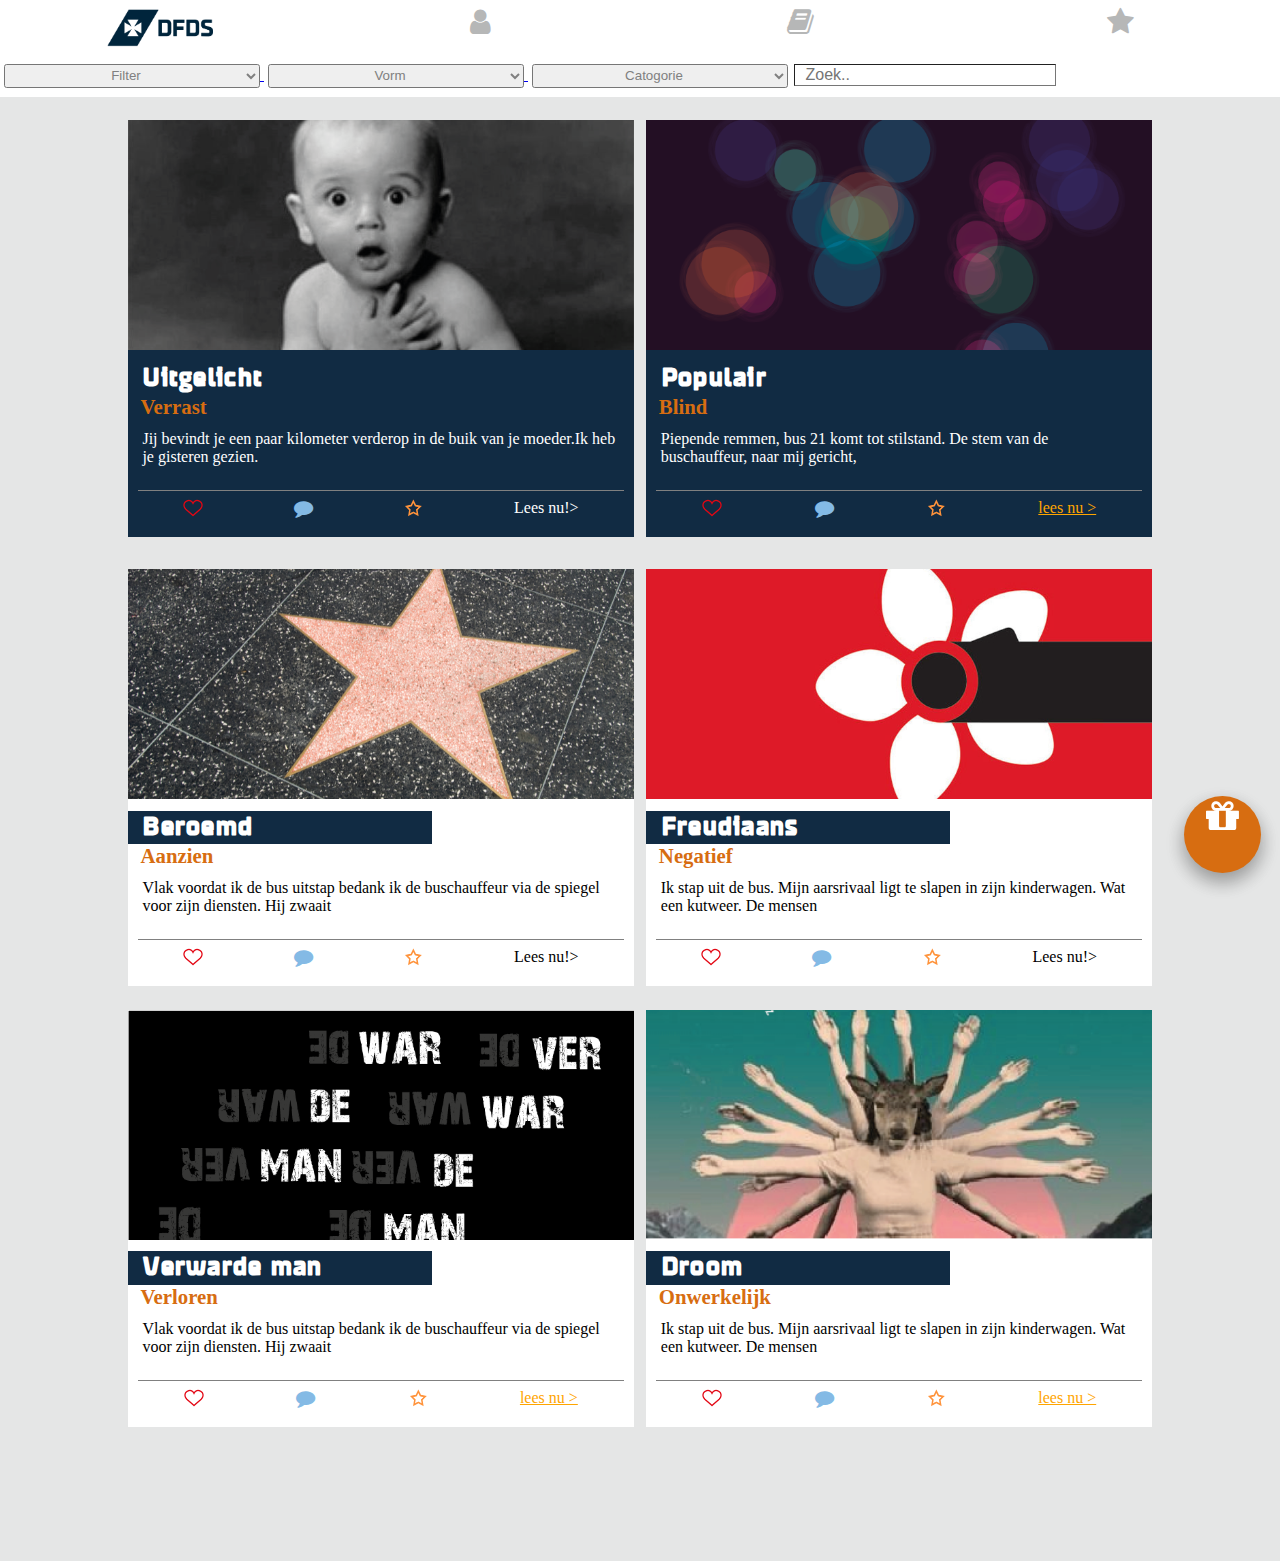
<file: opdracht 1- opnieuw/index.html>
<!DOCTYPE html>
<html lang="NL">

<head>
    <meta charset="UTF-8">
    <title>Document</title>
    <link rel="stylesheet" href="font-awesome-4.7.0/css/font-awesome.min.css">
    <link rel="stylesheet" type="text/css" href="stylesheet/style1.css">
    <meta name="viewport" content="witdth=device-width, initial-scale=1.0">
</head>

<body>
    <header>
        <nav>
            <ul>
                <li><img src="image/Dfds_2015_logo.svg.png" alt="dfds"></li>
                <li><a href="#" id="loginform"><i class="fa fa-user" aria-hidden="true"></i></a>
                    <section class="login">
                        <form>
                            <fieldset id="inputs">
                                <label>Uw account naam</label>
                                <input id="username" type="email" name="Email" required>
                                <label>Uw wachtwoord</label>
                                <input id="password" type="password" name="Password" required>
                            </fieldset>
                            <fieldset id="actions">
                                <input type="submit" id="submit" value="Log in">
                                <label>
                                    <input type="checkbox" checked="checked">Hou me ingelogd</label>
                            </fieldset>
                        </form>

                    </section>
                </li>
                <li>
                    <i class="fa fa-book" aria-hidden="true"></i></li>
                <li><a href="favoriten.html"><i class="fa fa-star" aria-hidden="true"></i></a></li>
            </ul>
        </nav>
        <form> 
           <a href="filter-optie.html">
            <select>
                <optgroup label="Filter">
                    <option value="filter"> Filter </option>
                    <option>  A - Z </option> 
                    <option> Z - A </option>
                    <option> Oud - Nieuw </option>
                    <option> Nieuw - Oud </option>
                </optgroup>
                
            </select>
            </a>
             <a href="vorm-optie.html">
            <select>
                <optgroup label="Vorm">
                    <option> Vorm </option>
                    <option> Onwerkelijk </option>
                    <option> Verloren </option>
                    <option> Vertrouwen </option>
                </optgroup>
            </select>
            </a>
            <select>
                <optgroup label="Catogorie">
                    <option> Catogorie </option>
                    <option> Meeste like’s </option>
                    <option> Meeste comments </option>
                    <option> Niet gelezen  </option>
                </optgroup>
            </select>
            <input type="text" name="zoek" placeholder="  Zoek..">
        </form>
    </header>
    <main>
        <section>
            <article>
                <header>
                    <img src="image/stok.png" alt="stok">
                    <h1>Uitgelicht</h1>
                    <h3>Verrast</h3>
                </header>
                
                <p>Jij bevindt je een paar kilometer verderop in de buik van je moeder.Ik heb je gisteren gezien.</p>
                
                <footer>
                    <ul>
                        <li>
                           <div>
                               <img src="image/heart-stoke.png" alt="">
                               <img src="image/heart-full.svg" alt="">
                           </div>
                        </li>
                        <li>
                            <i class="fa fa-comment" aria-hidden="true"></i> 
                        </li>
                        <li >
                           <div>
                               <img src="image/star-stroke.png" alt="">
                               <img src="image/star-full.svg" alt="">
                           </div>
                        </li>
                        <li>Lees nu!></li>
                    </ul>
                </footer>
            </article>
            <article>
                <header>
                    <img src="image/stok3.png" alt="stok">
                    <h1>Populair</h1>
                    <h3>Blind</h3>
                </header>
                <p class="article2">Piepende remmen, bus 21 komt tot stilstand. De stem van de buschauffeur, naar mij gericht, </p>
                <footer>
                    <ul>
                       <li>
                           <div>
                               <img src="image/heart-stoke.png" alt="">
                               <img src="image/heart-full.svg" alt="">
                           </div>
                        </li>
                        <li>
                            <i class="fa fa-comment" aria-hidden="true"></i> 
                        </li>
                        <li >
                           <div>
                               <img src="image/star-stroke.png" alt="">
                               <img src="image/star-full.svg" alt="">
                           </div>
                        </li>
                        <li> <a href="verhaalblind.html">lees nu ></a></li>

                    </ul>
                </footer>
            </article>
        </section>
        
        <section>
            <article>
               <header>
                    <img src="image/stok4.png" alt="stok">
                    <h2>Beroemd</h2>
                    <h3>Aanzien</h3>
                    <p>Vlak voordat ik de bus uitstap bedank ik de buschauffeur via de spiegel voor zijn diensten. Hij zwaait </p>
                </header>
                <footer>
                    <ul>
                       <li>
                           <div>
                               <img src="image/heart-stoke.png" alt="">
                               <img src="image/heart-full.svg" alt="">
                           </div>
                        </li>
                        <li>
                            <i class="fa fa-comment" aria-hidden="true"></i> 
                        </li>
                        <li >
                           <div>
                               <img src="image/star-stroke.png" alt="">
                               <img src="image/star-full.svg" alt="">
                           </div>
                        </li>
                        <li>Lees nu!></li>
                    </ul>
                </footer>
            </article>
            <article>
                <header>
                    <img src="image/stok6.png" alt="stok">
                    <h2>Freudiaans</h2>
                    <h3>Negatief</h3>
                    <p>Ik stap uit de bus. Mijn aarsrivaal ligt te slapen in zijn kinderwagen. Wat een kutweer. De mensen </p>
                 </header>
                <footer>
                    <ul>
                       <li>
                           <div>
                               <img src="image/heart-stoke.png" alt="">
                               <img src="image/heart-full.svg" alt="">
                           </div>
                        </li>
                        <li>
                            <i class="fa fa-comment" aria-hidden="true"></i> 
                        </li>
                        <li >
                           <div>
                               <img src="image/star-stroke.png" alt="">
                               <img src="image/star-full.svg" alt="">
                           </div>
                        </li>
                        <li>Lees nu!></li>
                    </ul>
                </footer>
            </article>
             <article>
               <header>
                    <img src="image/stok2.png" alt="stok">
                    <h2>Verwarde man</h2>
                    <h3>Verloren</h3>
                    <p>Vlak voordat ik de bus uitstap bedank ik de buschauffeur via de spiegel voor zijn diensten. Hij zwaait </p>
                </header>
                <footer>
                    <ul>
                        <li>
                           <div>
                               <img src="image/heart-stoke.png" alt="">
                               <img src="image/heart-full.svg" alt="">
                           </div>
                        </li>
                        <li>
                            <i class="fa fa-comment" aria-hidden="true"></i> 
                        </li>
                        <li >
                           <div>
                               <img src="image/star-stroke.png" alt="">
                               <img src="image/star-full.svg" alt="">
                           </div>
                        </li>
                        <li> <a href="verhaalverward.html">lees nu ></a></li>
                    </ul>
                </footer>
            </article>
            <article>
                <header>
                    <img src="image/stok1.png" alt="stok">
                    <h2>Droom</h2>
                    <h3>Onwerkelijk</h3>
                    <p>Ik stap uit de bus. Mijn aarsrivaal ligt te slapen in zijn kinderwagen. Wat een kutweer. De mensen </p>
                 </header>
                <footer>
                    <ul>
                        <li>
                           <div>
                               <img src="image/heart-stoke.png" alt="">
                               <img src="image/heart-full.svg" alt="">
                           </div>
                        </li>
                        <li>
                            <i class="fa fa-comment" aria-hidden="true"></i> 
                        </li>
                        <li >
                           <div>
                               <img src="image/star-stroke.png" alt="">
                               <img src="image/star-full.svg" alt="">
                           </div>
                        </li>
                        <li> <a href="verhaaldroom1.html">lees nu ></a></li>
                    </ul>
                </footer>
            </article>
        </section>
    </main>
    <aside>
        <section >
            <footer class="dancer">
                <button> <i class="fa fa-gift" aria-hidden="true"></i></button>
            </footer>
        </section>
    </aside>
    <script src="js/login.js"></script>
</body>

</html>
</file>
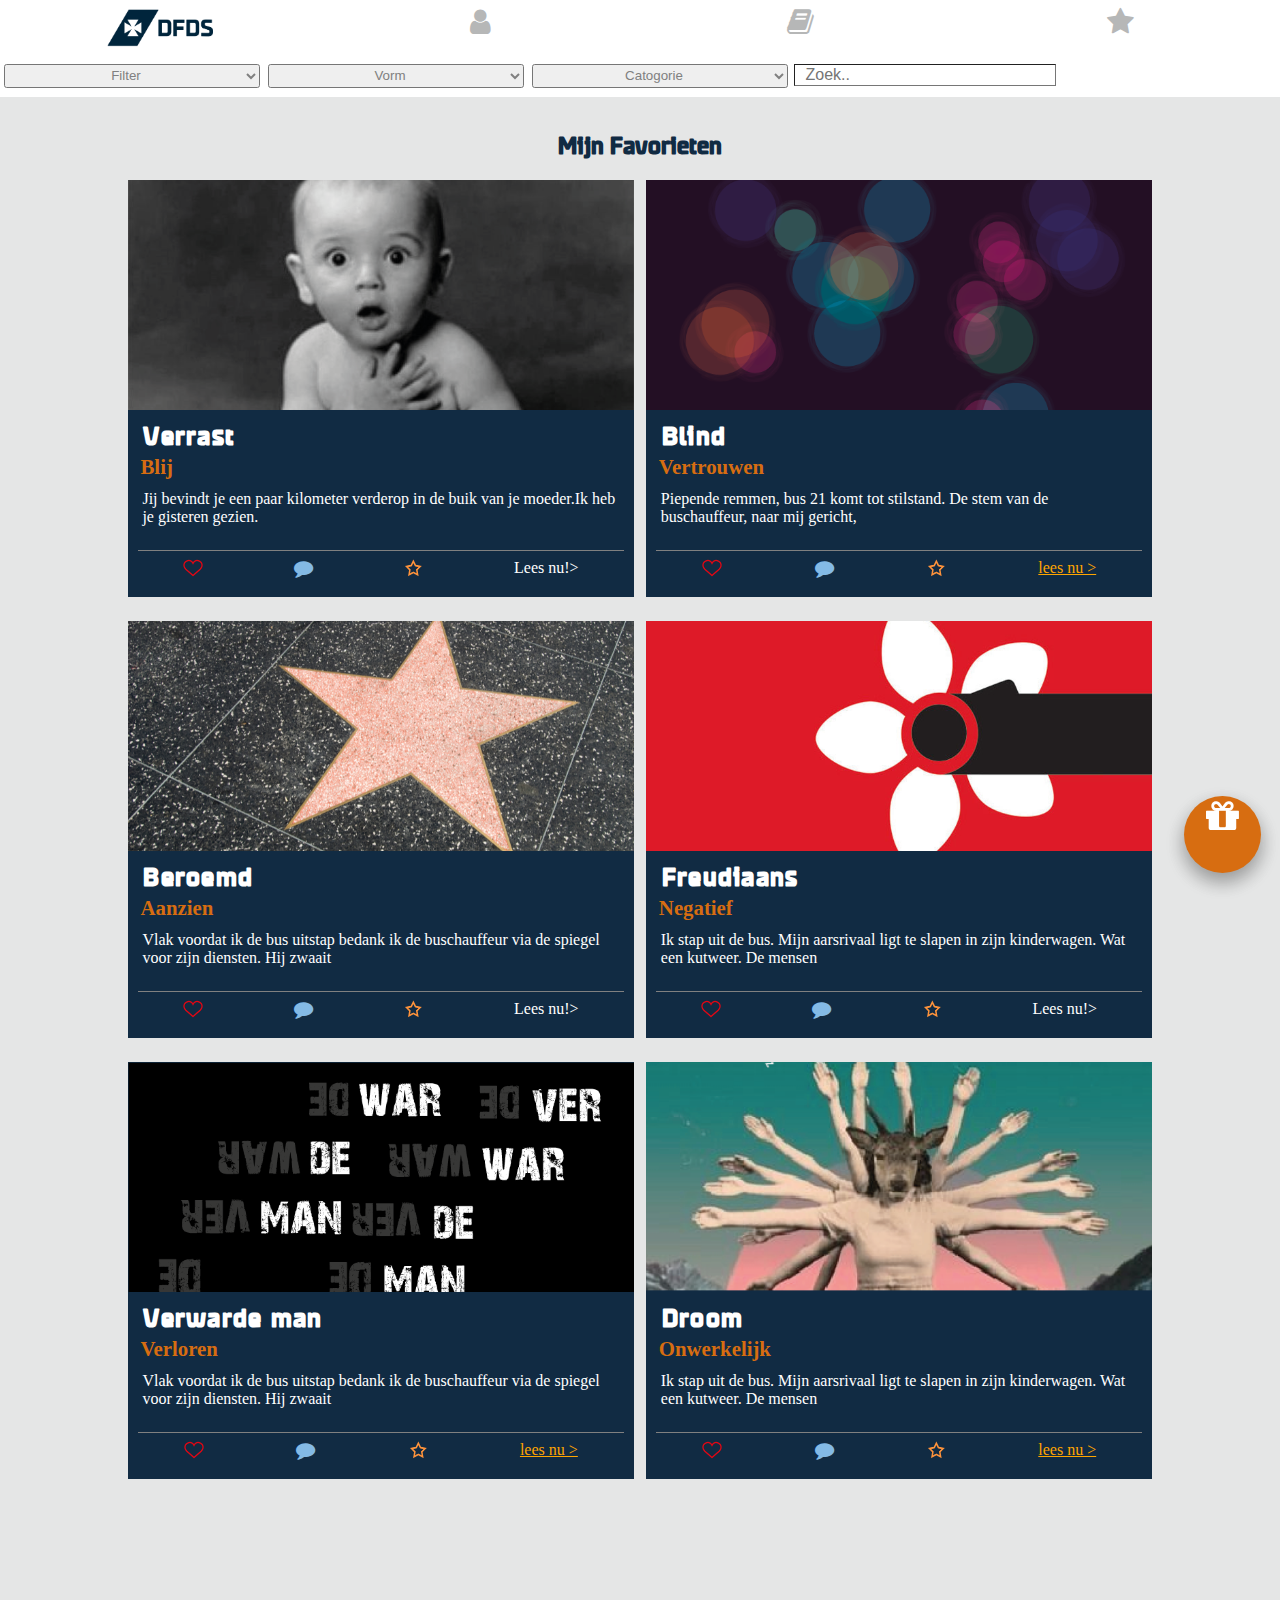
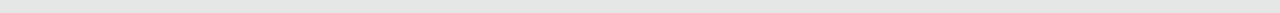
<file: opdracht 1- opnieuw/favoriten.html>
<!DOCTYPE html>
<html lang="NL">

<head>
    <meta charset="UTF-8">
    <title>Document</title>
    <link rel="stylesheet" href="font-awesome-4.7.0/css/font-awesome.min.css">
    <link rel="stylesheet" type="text/css" href="stylesheet/style1.css">
    <meta name="viewport" content="witdth=device-width, initial-scale=1.0">
</head>

<body>
    <header>
        <nav>
            <ul>
                <li><img src="image/Dfds_2015_logo.svg.png" alt="dfds"></li>
                <li><a href="#" id="loginform"><i class="fa fa-user" aria-hidden="true"></i></a>
                    <section class="login">
                        <form>
                            <fieldset id="inputs">
                                <label>Uw account naam</label>
                                <input id="username" type="email" name="Email" required>
                                <label>Uw wachtwoord</label>
                                <input id="password" type="password" name="Password" required>
                            </fieldset>
                            <fieldset id="actions">
                                <input type="submit" id="submit" value="Log in">
                                <label>
                                    <input type="checkbox" checked="checked">Hou me ingelogd</label>
                            </fieldset>
                        </form>

                    </section>
                <li><a href="index.html"><i class="fa fa-book" aria-hidden="true"></i></a></li>
                <li><a href="favoriten.html"><i class="fa fa-star" aria-hidden="true"></i></a></li>
            </ul>
        </nav>
        <form>
            <select>
                <optgroup label="Filter">
                    <option value="filter"> Filter </option>
                    <option> A - Z </option>
                    <option> Z - A </option>
                    <option> Oud - Nieuw </option>
                    <option> Nieuw - Oud </option>
                </optgroup>
            </select>
            <select>
                <optgroup label="Vorm">
                    <option> Vorm </option>
                    <option> Onwerkelijk </option>
                    <option> Verloren </option>
                    <option> Vertrouwen </option>
                </optgroup>
            </select>
            <select>
                <optgroup label="Catogorie">
                    <option> Catogorie </option>
                    <option> Meeste like’s </option>
                    <option> Meeste comments </option>
                    <option> Niet gelezen  </option>
                </optgroup>
            </select>
            <input type="text" name="zoek" placeholder="  Zoek..">
        </form>
    </header>
    
    <main>
       <h2> Mijn Favorieten</h2>
        <section>
            <article>
                <header>
                    <img src="image/stok.png" alt="stok">
                    <h1>Verrast</h1>
                    <h3>Blij</h3>
                </header>
                
                <p>Jij bevindt je een paar kilometer verderop in de buik van je moeder.Ik heb je gisteren gezien.</p>
                
                <footer>
                    <ul>
                        <li>
                           <div>
                               <img src="image/heart-stoke.png" alt="">
                               <img src="image/heart-full.svg" alt="">
                           </div>
                        </li>
                        <li>
                            <i class="fa fa-comment" aria-hidden="true"></i> 
                        </li>
                        <li >
                           <div>
                               <img src="image/star-stroke.png" alt="">
                               <img src="image/star-full.svg" alt="">
                           </div>
                        </li>
                        <li>Lees nu!></li>
                    </ul>
                </footer>
            </article>
            <article>
                <header>
                    <img src="image/stok3.png" alt="stok">
                    <h1>Blind</h1>
                    <h3>Vertrouwen</h3>
                </header>
                <p class="article2">Piepende remmen, bus 21 komt tot stilstand. De stem van de buschauffeur, naar mij gericht, </p>
                <footer>
                    <ul>
                       <li>
                           <div>
                               <img src="image/heart-stoke.png" alt="">
                               <img src="image/heart-full.svg" alt="">
                           </div>
                        </li>
                        <li>
                            <i class="fa fa-comment" aria-hidden="true"></i> 
                        </li>
                        <li >
                           <div>
                               <img src="image/star-stroke.png" alt="">
                               <img src="image/star-full.svg" alt="">
                           </div>
                        </li>
                        <li> <a href="verhaalblind.html">lees nu ></a></li>

                    </ul>
                </footer>
            </article>
            <article>
               <header>
                    <img src="image/stok4.png" alt="stok">
                    <h2>Beroemd</h2>
                    <h3>Aanzien</h3>
                    <p>Vlak voordat ik de bus uitstap bedank ik de buschauffeur via de spiegel voor zijn diensten. Hij zwaait </p>
                </header>
                <footer>
                    <ul>
                       <li>
                           <div>
                               <img src="image/heart-stoke.png" alt="">
                               <img src="image/heart-full.svg" alt="">
                           </div>
                        </li>
                        <li>
                            <i class="fa fa-comment" aria-hidden="true"></i> 
                        </li>
                        <li >
                           <div>
                               <img src="image/star-stroke.png" alt="">
                               <img src="image/star-full.svg" alt="">
                           </div>
                        </li>
                        <li>Lees nu!></li>
                    </ul>
                </footer>
            </article>
            <article>
                <header>
                    <img src="image/stok6.png" alt="stok">
                    <h2>Freudiaans</h2>
                    <h3>Negatief</h3>
                    <p>Ik stap uit de bus. Mijn aarsrivaal ligt te slapen in zijn kinderwagen. Wat een kutweer. De mensen </p>
                 </header>
                <footer>
                    <ul>
                       <li>
                           <div>
                               <img src="image/heart-stoke.png" alt="">
                               <img src="image/heart-full.svg" alt="">
                           </div>
                        </li>
                        <li>
                            <i class="fa fa-comment" aria-hidden="true"></i> 
                        </li>
                        <li >
                           <div>
                               <img src="image/star-stroke.png" alt="">
                               <img src="image/star-full.svg" alt="">
                           </div>
                        </li>
                        <li>Lees nu!></li>
                    </ul>
                </footer>
            </article>
             <article>
               <header>
                    <img src="image/stok2.png" alt="stok">
                    <h2>Verwarde man</h2>
                    <h3>Verloren</h3>
                    <p>Vlak voordat ik de bus uitstap bedank ik de buschauffeur via de spiegel voor zijn diensten. Hij zwaait </p>
                </header>
                <footer>
                    <ul>
                        <li>
                           <div>
                               <img src="image/heart-stoke.png" alt="">
                               <img src="image/heart-full.svg" alt="">
                           </div>
                        </li>
                        <li>
                            <i class="fa fa-comment" aria-hidden="true"></i> 
                        </li>
                        <li >
                           <div>
                               <img src="image/star-stroke.png" alt="">
                               <img src="image/star-full.svg" alt="">
                           </div>
                        </li>
                        <li> <a href="verhaalverward.html">lees nu ></a></li>
                    </ul>
                </footer>
            </article>
            <article>
                <header>
                    <img src="image/stok1.png" alt="stok">
                    <h2>Droom</h2>
                    <h3>Onwerkelijk</h3>
                    <p>Ik stap uit de bus. Mijn aarsrivaal ligt te slapen in zijn kinderwagen. Wat een kutweer. De mensen </p>
                 </header>
                <footer>
                    <ul>
                        <li>
                           <div>
                               <img src="image/heart-stoke.png" alt="">
                               <img src="image/heart-full.svg" alt="">
                           </div>
                        </li>
                        <li>
                            <i class="fa fa-comment" aria-hidden="true"></i> 
                        </li>
                        <li >
                           <div>
                               <img src="image/star-stroke.png" alt="">
                               <img src="image/star-full.svg" alt="">
                           </div>
                        </li>
                        <li> <a href="verhaaldroom1.html">lees nu ></a></li>
                    </ul>
                </footer>
            </article>
        </section>
    </main>
    <aside>
        <section >
            <footer class="dancer">
                <button> <i class="fa fa-gift" aria-hidden="true"></i></button>
            </footer>
        </section>
    </aside>
    <script src="js/login.js"></script>
</body>

</html>
</file>
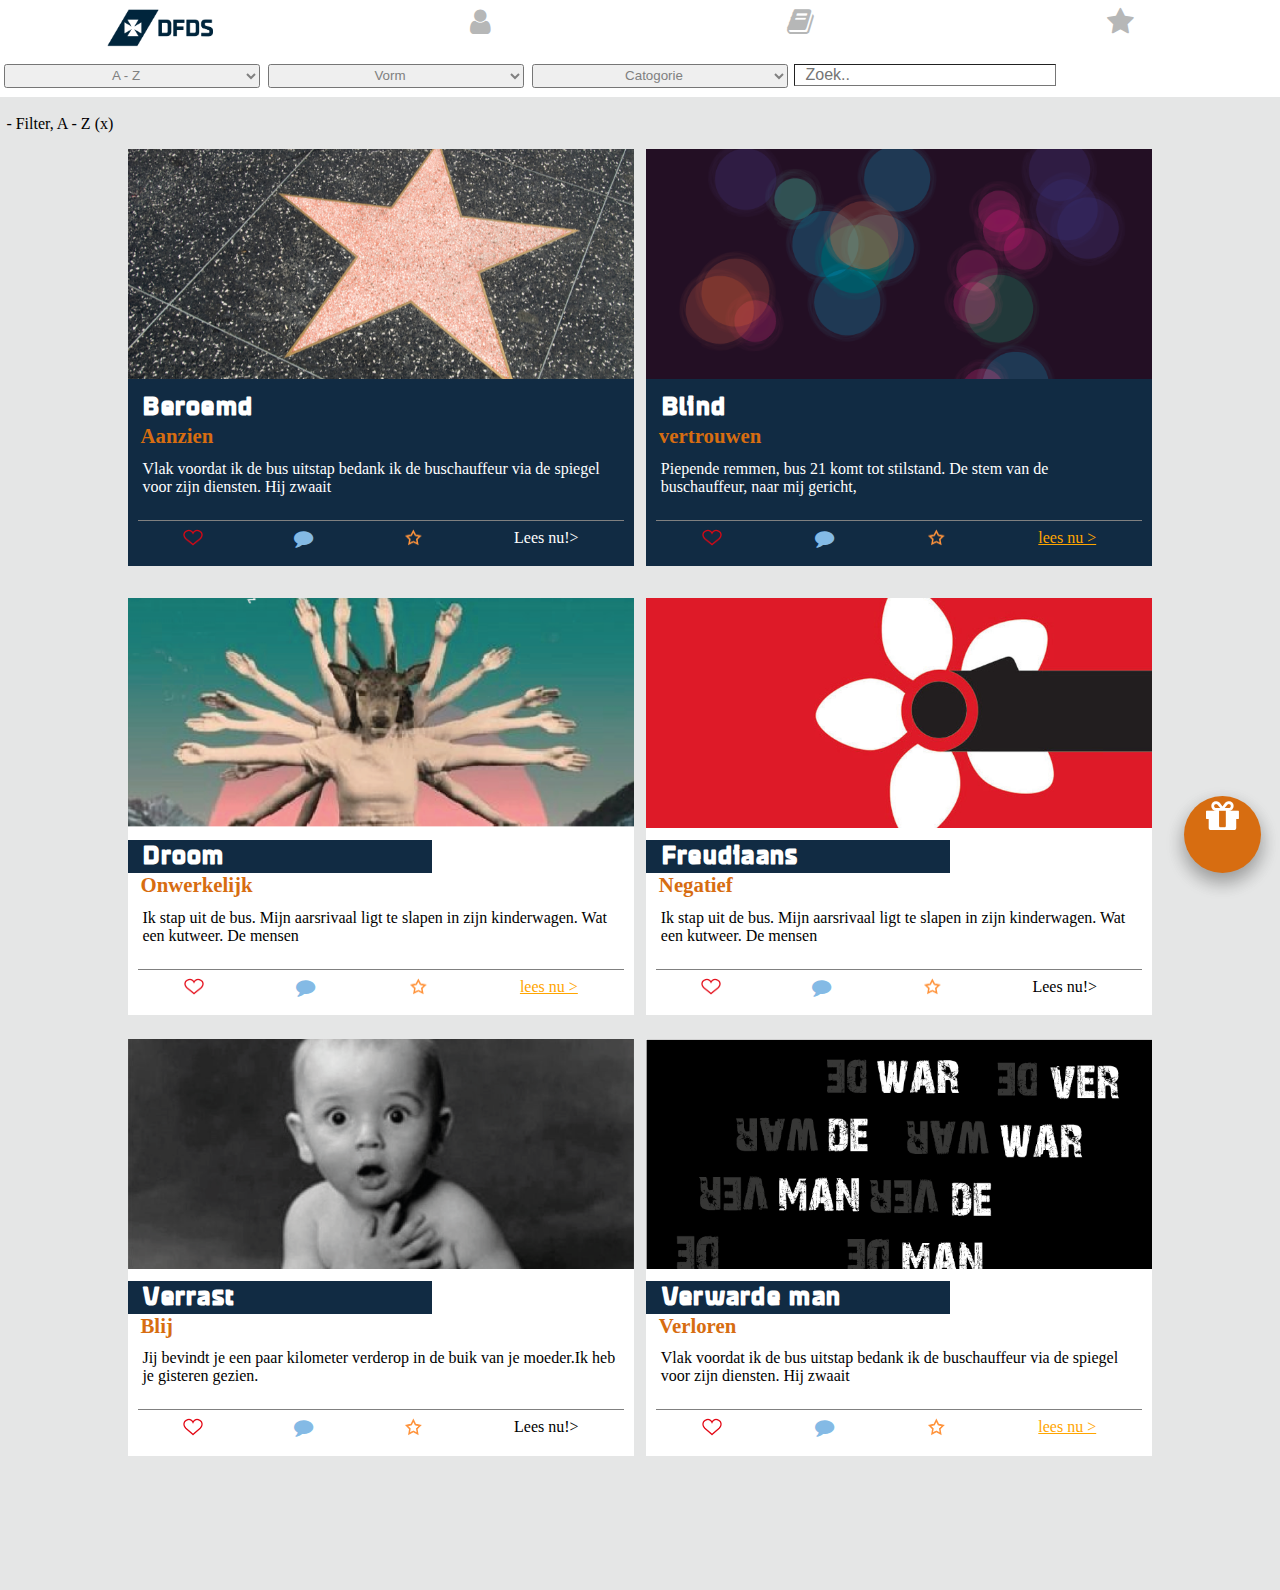
<file: opdracht 1- opnieuw/filter-optie.html>
<!DOCTYPE html>
<html lang="NL">

<head>
    <meta charset="UTF-8">
    <title>Document</title>
    <link rel="stylesheet" href="font-awesome-4.7.0/css/font-awesome.min.css">
    <link rel="stylesheet" type="text/css" href="stylesheet/style1.css">
    <meta name="viewport" content="witdth=device-width, initial-scale=1.0">
</head>

<body>
    <header>
        <nav>
            <ul>
                <li><img src="image/Dfds_2015_logo.svg.png" alt="dfds"></li>
                <li><a href="#" id="loginform"><i class="fa fa-user" aria-hidden="true"></i></a>
                    <section class="login">
                        <form>
                            <fieldset id="inputs">
                                <label>Uw account naam</label>
                                <input id="username" type="email" name="Email" required>
                                <label>Uw wachtwoord</label>
                                <input id="password" type="password" name="Password" required>
                            </fieldset>
                            <fieldset id="actions">
                                <input type="submit" id="submit" value="Log in">
                                <label>
                                    <input type="checkbox" checked="checked">Hou me ingelogd</label>
                            </fieldset>
                        </form>

                    </section>
                </li>
                <li><a href="index.html"><i class="fa fa-book" aria-hidden="true"></i></a></li>
                <li><a href="favoriten.html"><i class="fa fa-star" aria-hidden="true"></i></a></li>
            </ul>
        </nav>
        <form>
            <select>
                <optgroup label="Filter">
                    <option value="filter"> A - Z </option>
                    <option> A - Z </option>
                    <option> Z - A </option>
                    <option> Oud - Nieuw </option>
                    <option> Nieuw - Oud </option>
                </optgroup>
            </select>
            <select>
                <optgroup label="Vorm">
                    <option> Vorm </option>
                    <option> Onwerkelijk </option>
                    <option> Verloren </option>
                    <option> Vertrouwen </option>
                </optgroup>
            </select>
            <select>
                <optgroup label="Catogorie">
                    <option> Catogorie </option>
                    <option> Meeste like’s </option>
                    <option> Meeste comments </option>
                    <option> Niet gelezen </option>
                </optgroup>
            </select>
            <input type="text" name="zoek" placeholder="  Zoek..">
        </form>
    </header>
    <main>
       <p>- Filter, A - Z (x) </p>
        <section>
            <article>
                <header>
                    <img src="image/stok4.png" alt="stok">
                    <h2>Beroemd</h2>
                    <h3>Aanzien</h3>
                    <p>Vlak voordat ik de bus uitstap bedank ik de buschauffeur via de spiegel voor zijn diensten. Hij zwaait </p>
                </header>
                <footer>
                    <ul>
                        <li>
                            <div>
                                <img src="image/heart-stoke.png" alt="">
                                <img src="image/heart-full.svg" alt="">
                            </div>
                        </li>
                        <li>
                            <i class="fa fa-comment" aria-hidden="true"></i>
                        </li>
                        <li>
                            <div>
                                <img src="image/star-stroke.png" alt="">
                                <img src="image/star-full.svg" alt="">
                            </div>
                        </li>
                        <li>Lees nu!></li>
                    </ul>
                </footer>
            </article>
            <article>
                <header>
                    <img src="image/stok3.png" alt="stok">
                    <h1>Blind</h1>
                    <h3>vertrouwen</h3>
                </header>
                <p class="article2">Piepende remmen, bus 21 komt tot stilstand. De stem van de buschauffeur, naar mij gericht, </p>
                <footer>
                    <ul>
                        <li>
                            <div>
                                <img src="image/heart-stoke.png" alt="">
                                <img src="image/heart-full.svg" alt="">
                            </div>
                        </li>
                        <li>
                            <i class="fa fa-comment" aria-hidden="true"></i>
                        </li>
                        <li>
                            <div>
                                <img src="image/star-stroke.png" alt="">
                                <img src="image/star-full.svg" alt="">
                            </div>
                        </li>
                        <li> <a href="verhaalblind.html">lees nu ></a></li>

                    </ul>
                </footer>
            </article>
        </section>
        <section>
            <article>
                <header>
                    <img src="image/stok1.png" alt="stok">
                    <h2>Droom</h2>
                    <h3>Onwerkelijk</h3>
                    <p>Ik stap uit de bus. Mijn aarsrivaal ligt te slapen in zijn kinderwagen. Wat een kutweer. De mensen </p>
                </header>
                <footer>
                    <ul>
                        <li>
                            <div>
                                <img src="image/heart-stoke.png" alt="">
                                <img src="image/heart-full.svg" alt="">
                            </div>
                        </li>
                        <li>
                            <i class="fa fa-comment" aria-hidden="true"></i>
                        </li>
                        <li>
                            <div>
                                <img src="image/star-stroke.png" alt="">
                                <img src="image/star-full.svg" alt="">
                            </div>
                        </li>
                        <li> <a href="verhaaldroom1.html">lees nu ></a></li>
                    </ul>
                </footer>
            </article>
            <article>
                <header>
                    <img src="image/stok6.png" alt="stok">
                    <h2>Freudiaans</h2>
                    <h3>Negatief</h3>
                    <p>Ik stap uit de bus. Mijn aarsrivaal ligt te slapen in zijn kinderwagen. Wat een kutweer. De mensen </p>
                </header>
                <footer>
                    <ul>
                        <li>
                            <div>
                                <img src="image/heart-stoke.png" alt="">
                                <img src="image/heart-full.svg" alt="">
                            </div>
                        </li>
                        <li>
                            <i class="fa fa-comment" aria-hidden="true"></i>
                        </li>
                        <li>
                            <div>
                                <img src="image/star-stroke.png" alt="">
                                <img src="image/star-full.svg" alt="">
                            </div>
                        </li>
                        <li>Lees nu!></li>
                    </ul>
                </footer>
            </article>
            <article>
                <header>
                    <img src="image/stok.png" alt="stok">
                    <h2>Verrast</h2>
                    <h3>Blij</h3>
                </header>

                <p>Jij bevindt je een paar kilometer verderop in de buik van je moeder.Ik heb je gisteren gezien.</p>

                <footer>
                    <ul>
                        <li>
                            <div>
                                <img src="image/heart-stoke.png" alt="">
                                <img src="image/heart-full.svg" alt="">
                            </div>
                        </li>
                        <li>
                            <i class="fa fa-comment" aria-hidden="true"></i>
                        </li>
                        <li>
                            <div>
                                <img src="image/star-stroke.png" alt="">
                                <img src="image/star-full.svg" alt="">
                            </div>
                        </li>
                        <li>Lees nu!></li>
                    </ul>
                </footer>
            </article>
            <article>
                <header>
                    <img src="image/stok2.png" alt="stok">
                    <h2>Verwarde man</h2>
                    <h3>Verloren</h3>
                    <p>Vlak voordat ik de bus uitstap bedank ik de buschauffeur via de spiegel voor zijn diensten. Hij zwaait </p>
                </header>
                <footer>
                    <ul>
                        <li>
                            <div>
                                <img src="image/heart-stoke.png" alt="">
                                <img src="image/heart-full.svg" alt="">
                            </div>
                        </li>
                        <li>
                            <i class="fa fa-comment" aria-hidden="true"></i>
                        </li>
                        <li>
                            <div>
                                <img src="image/star-stroke.png" alt="">
                                <img src="image/star-full.svg" alt="">
                            </div>
                        </li>
                        <li> <a href="verhaalverward.html">lees nu ></a></li>
                    </ul>
                </footer>
            </article>
        </section>
    </main>
    <aside>
        <section>
            <footer class="dancer">
                <button> <i class="fa fa-gift" aria-hidden="true"></i></button>
            </footer>
        </section>
    </aside>
    <script src="js/login.js"></script>
</body>

</html>
</file>
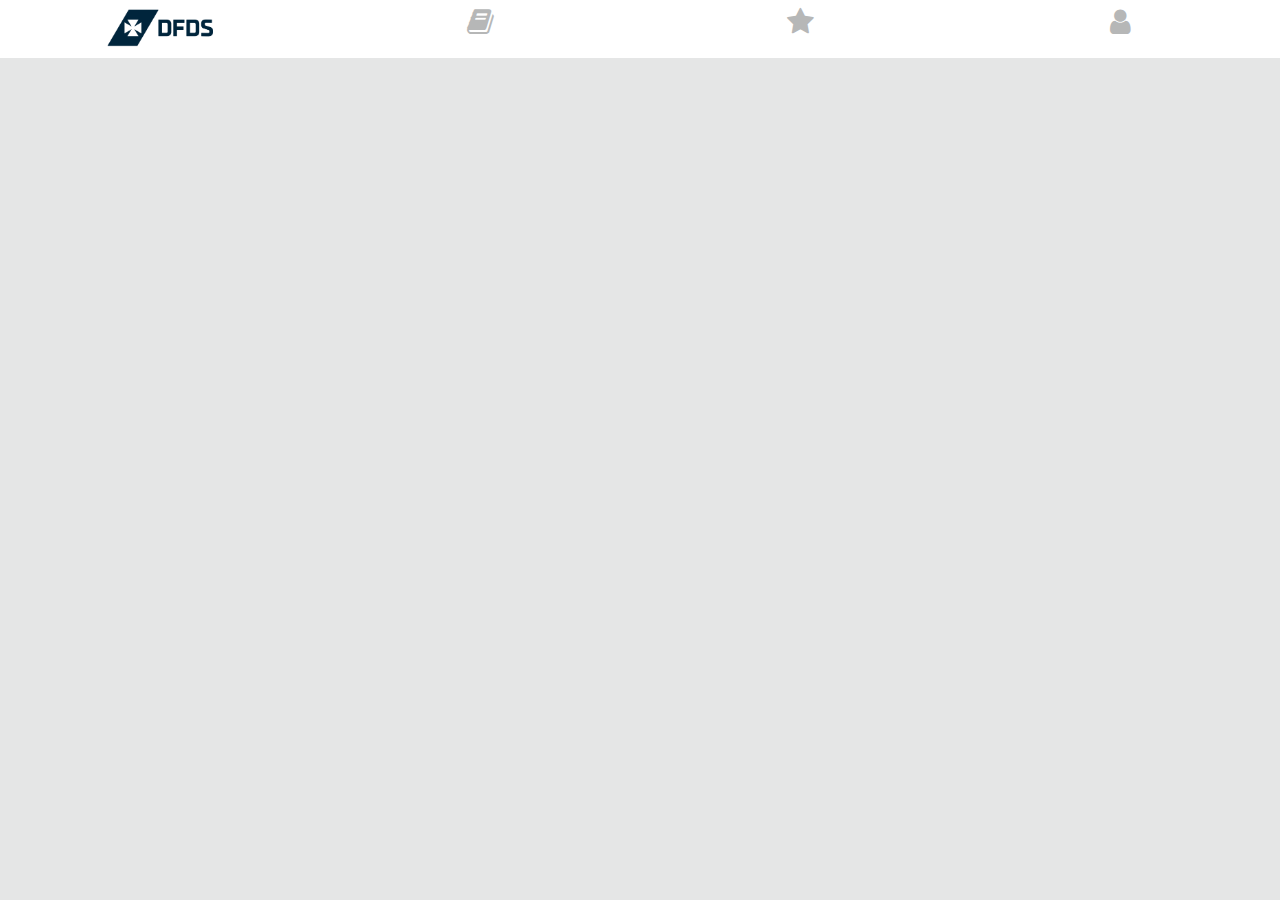
<file: opdracht 1- opnieuw/login-mobiel.html>
<!DOCTYPE html>
<html lang="NL">

<head>
    <meta charset="UTF-8">
    <title>Document</title>
    <link rel="stylesheet" href="font-awesome-4.7.0/css/font-awesome.min.css">
    <link rel="stylesheet" type="text/css" href="stylesheet/style1.css">
    <meta name="viewport" content="witdth=device-width, initial-scale=1.0">
</head>
<header>
    <nav>
        <ul>
            <li><img src="image/Dfds_2015_logo.svg.png" alt="dfds"></li>
            <li><i class="fa fa-book" aria-hidden="true"></i></li>
            <li><i class="fa fa-star" aria-hidden="true"></i></li>
            <li><i class="fa fa-user" aria-hidden="true"></i></li>

        </ul>
    </nav>
</header>
<main>
    <section class="login">
        <form>
            <fieldset id="inputs">
                <label>Uw account naam</label>
                <input id="username" type="email" name="Email" required>
                <label>Uw wachtwoord</label>
                <input id="password" type="password" name="Password" required>
            </fieldset>
            <fieldset id="actions">
                <input type="submit" id="submit" value="Log in">
                <label>
                    <input type="checkbox" checked="checked">Hou me ingelogd</label>
            </fieldset>
        </form>
        
    </section>


</main>
</body>

</html>
</file>
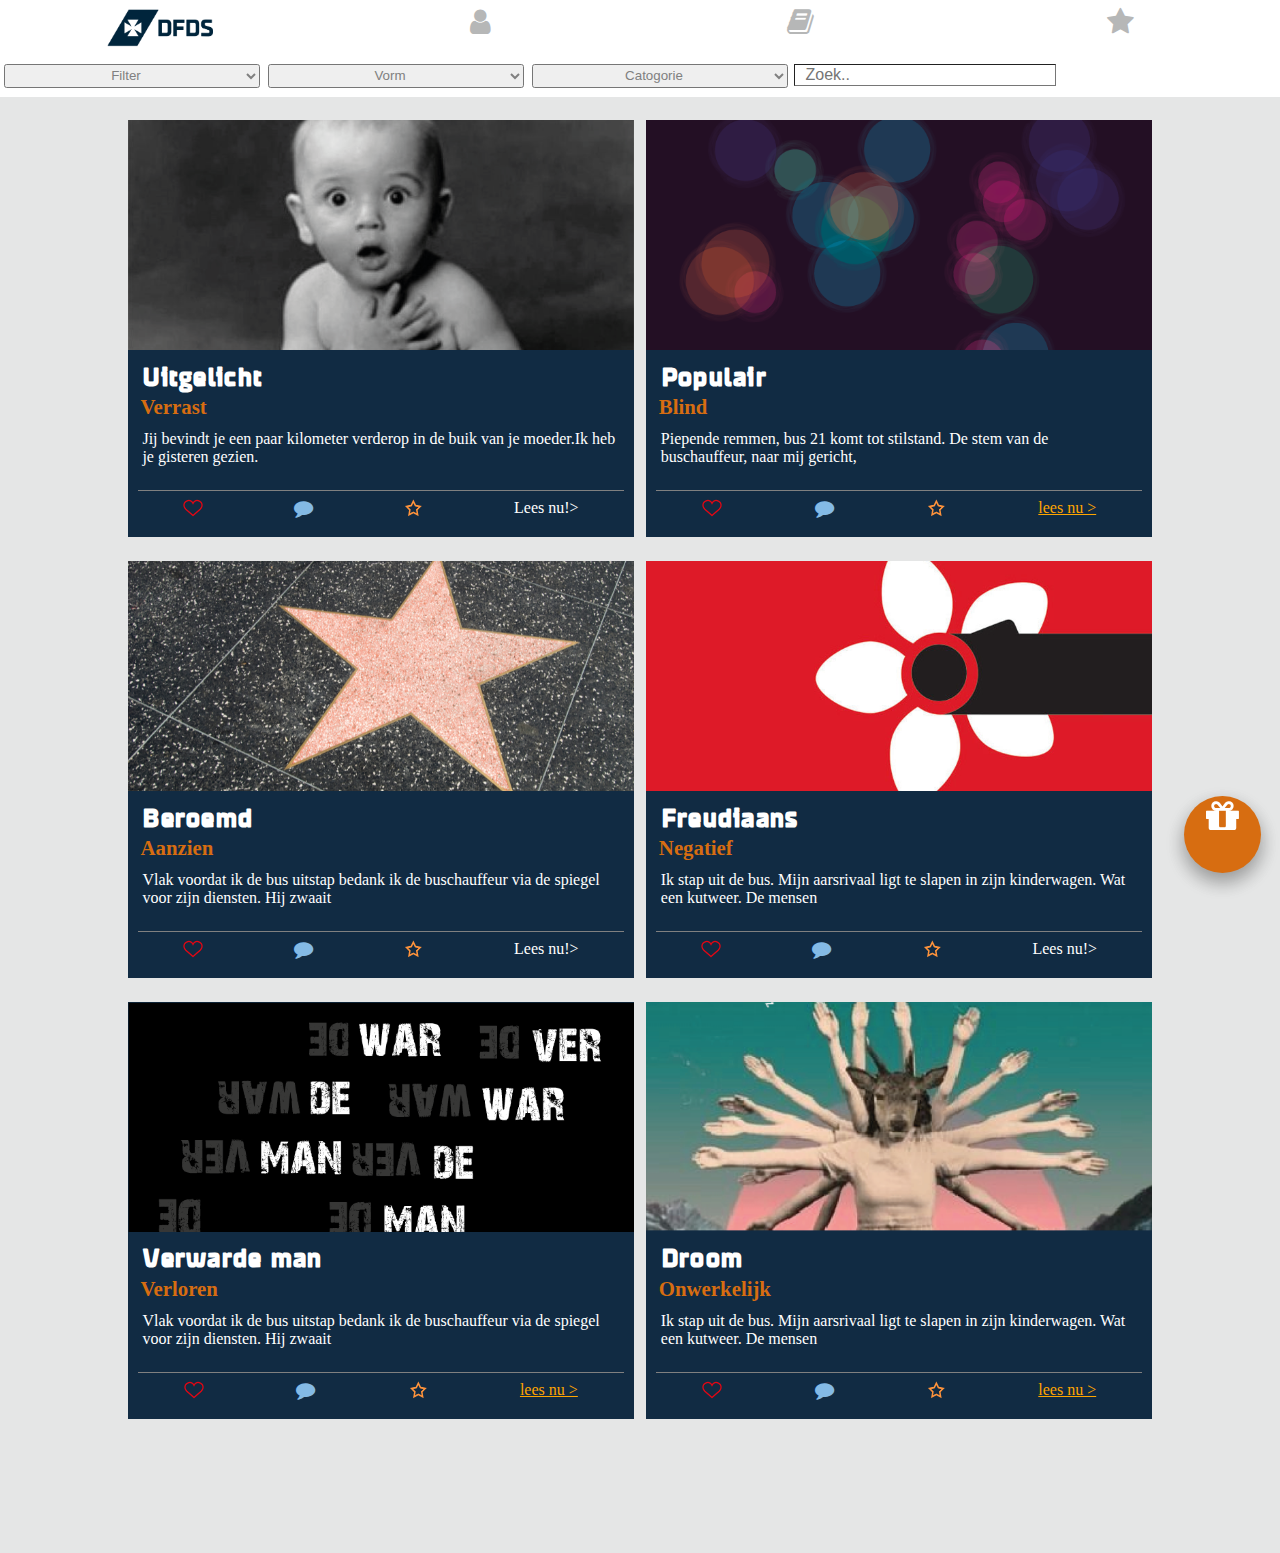
<file: opdracht 1- opnieuw/test.html>
<!DOCTYPE html>
<html lang="NL">

<head>
    <meta charset="UTF-8">
    <title>Document</title>
    <link rel="stylesheet" href="font-awesome-4.7.0/css/font-awesome.min.css">
    <link rel="stylesheet" type="text/css" href="stylesheet/style1.css">
    <meta name="viewport" content="witdth=device-width, initial-scale=1.0">
</head>

<body>
    <header>
        <nav>
            <ul>
                <li><img src="image/Dfds_2015_logo.svg.png" alt="dfds"></li>
                <li><a href="#" id="loginform"><i class="fa fa-user" aria-hidden="true"></i></a>
                    <section class="login">
                        <form>
                            <fieldset id="inputs">
                                <label>Uw account naam</label>
                                <input id="username" type="email" name="Email" required>
                                <label>Uw wachtwoord</label>
                                <input id="password" type="password" name="Password" required>
                            </fieldset>
                            <fieldset id="actions">
                                <input type="submit" id="submit" value="Log in">
                                <label>
                                    <input type="checkbox" checked="checked">Hou me ingelogd</label>
                            </fieldset>
                        </form>

                    </section>
                </li>
                <li>
                    <i class="fa fa-book" aria-hidden="true"></i></li>
                <li><a href="favoriten.html"><i class="fa fa-star" aria-hidden="true"></i></a></li>
            </ul>
        </nav>
        <form>
            <select>
                <optgroup label="Filter">
                    <option value="filter"> Filter </option>
                    <option> A - Z </option>
                    <option> Z - A </option>
                    <option> Oud - Nieuw </option>
                    <option> Nieuw - Oud </option>
                </optgroup>
            </select>
            <select>
                <optgroup label="Vorm">
                    <option> Vorm </option>
                    <option> Onwerkelijk </option>
                    <option> Verloren </option>
                    <option> Vertrouwen </option>
                </optgroup>
            </select>
            <select>
                <optgroup label="Catogorie">
                    <option> Catogorie </option>
                    <option> Meeste like’s </option>
                    <option> Meeste comments </option>
                    <option> Niet gelezen  </option>
                </optgroup>
            </select>
            <input type="text" name="zoek" placeholder="  Zoek..">
        </form>
    </header>
    <main>
        <section>
            <article>
                <header>
                    <img src="image/stok.png" alt="stok">
                    <h1>Uitgelicht</h1>
                    <h3>Verrast</h3>
                </header>
                
                <p>Jij bevindt je een paar kilometer verderop in de buik van je moeder.Ik heb je gisteren gezien.</p>
                
                <footer>
                    <ul>
                        <li>
                           <div>
                               <img src="image/heart-stoke.png" alt="">
                               <img src="image/heart-full.svg" alt="">
                           </div>
                        </li>
                        <li>
                            <i class="fa fa-comment" aria-hidden="true"></i> 
                        </li>
                        <li >
                           <div>
                               <img src="image/star-stroke.png" alt="">
                               <img src="image/star-full.svg" alt="">
                           </div>
                        </li>
                        <li>Lees nu!></li>
                    </ul>
                </footer>
            </article>
            <article>
                <header>
                    <img src="image/stok3.png" alt="stok">
                    <h1>Populair</h1>
                    <h3>Blind</h3>
                </header>
                <p class="article2">Piepende remmen, bus 21 komt tot stilstand. De stem van de buschauffeur, naar mij gericht, </p>
                <footer>
                    <ul>
                       <li>
                           <div>
                               <img src="image/heart-stoke.png" alt="">
                               <img src="image/heart-full.svg" alt="">
                           </div>
                        </li>
                        <li>
                            <i class="fa fa-comment" aria-hidden="true"></i> 
                        </li>
                        <li >
                           <div>
                               <img src="image/star-stroke.png" alt="">
                               <img src="image/star-full.svg" alt="">
                           </div>
                        </li>
                        <li> <a href="verhaalblind.html">lees nu ></a></li>

                    </ul>
                </footer>
            </article>
       
            <article>
               <header>
                    <img src="image/stok4.png" alt="stok">
                    <h2>Beroemd</h2>
                    <h3>Aanzien</h3>
                    <p>Vlak voordat ik de bus uitstap bedank ik de buschauffeur via de spiegel voor zijn diensten. Hij zwaait </p>
                </header>
                <footer>
                    <ul>
                       <li>
                           <div>
                               <img src="image/heart-stoke.png" alt="">
                               <img src="image/heart-full.svg" alt="">
                           </div>
                        </li>
                        <li>
                            <i class="fa fa-comment" aria-hidden="true"></i> 
                        </li>
                        <li >
                           <div>
                               <img src="image/star-stroke.png" alt="">
                               <img src="image/star-full.svg" alt="">
                           </div>
                        </li>
                        <li>Lees nu!></li>
                    </ul>
                </footer>
            </article>
            <article>
                <header>
                    <img src="image/stok6.png" alt="stok">
                    <h2>Freudiaans</h2>
                    <h3>Negatief</h3>
                    <p>Ik stap uit de bus. Mijn aarsrivaal ligt te slapen in zijn kinderwagen. Wat een kutweer. De mensen </p>
                 </header>
                <footer>
                    <ul>
                       <li>
                           <div>
                               <img src="image/heart-stoke.png" alt="">
                               <img src="image/heart-full.svg" alt="">
                           </div>
                        </li>
                        <li>
                            <i class="fa fa-comment" aria-hidden="true"></i> 
                        </li>
                        <li >
                           <div>
                               <img src="image/star-stroke.png" alt="">
                               <img src="image/star-full.svg" alt="">
                           </div>
                        </li>
                        <li>Lees nu!></li>
                    </ul>
                </footer>
            </article>
             <article>
               <header>
                    <img src="image/stok2.png" alt="stok">
                    <h2>Verwarde man</h2>
                    <h3>Verloren</h3>
                    <p>Vlak voordat ik de bus uitstap bedank ik de buschauffeur via de spiegel voor zijn diensten. Hij zwaait </p>
                </header>
                <footer>
                    <ul>
                        <li>
                           <div>
                               <img src="image/heart-stoke.png" alt="">
                               <img src="image/heart-full.svg" alt="">
                           </div>
                        </li>
                        <li>
                            <i class="fa fa-comment" aria-hidden="true"></i> 
                        </li>
                        <li >
                           <div>
                               <img src="image/star-stroke.png" alt="">
                               <img src="image/star-full.svg" alt="">
                           </div>
                        </li>
                        <li> <a href="verhaalverward.html">lees nu ></a></li>
                    </ul>
                </footer>
            </article>
            <article>
                <header>
                    <img src="image/stok1.png" alt="stok">
                    <h2>Droom</h2>
                    <h3>Onwerkelijk</h3>
                    <p>Ik stap uit de bus. Mijn aarsrivaal ligt te slapen in zijn kinderwagen. Wat een kutweer. De mensen </p>
                 </header>
                <footer>
                    <ul>
                        <li>
                           <div>
                               <img src="image/heart-stoke.png" alt="">
                               <img src="image/heart-full.svg" alt="">
                           </div>
                        </li>
                        <li>
                            <i class="fa fa-comment" aria-hidden="true"></i> 
                        </li>
                        <li >
                           <div>
                               <img src="image/star-stroke.png" alt="">
                               <img src="image/star-full.svg" alt="">
                           </div>
                        </li>
                        <li> <a href="verhaaldroom1.html">lees nu ></a></li>
                    </ul>
                </footer>
            </article>
        </section>
    </main>
    <aside>
        <section >
            <footer class="dancer">
                <button> <i class="fa fa-gift" aria-hidden="true"></i></button>
            </footer>
        </section>
    </aside>
    <script src="js/login.js"></script>
</body>

</html>
</file>
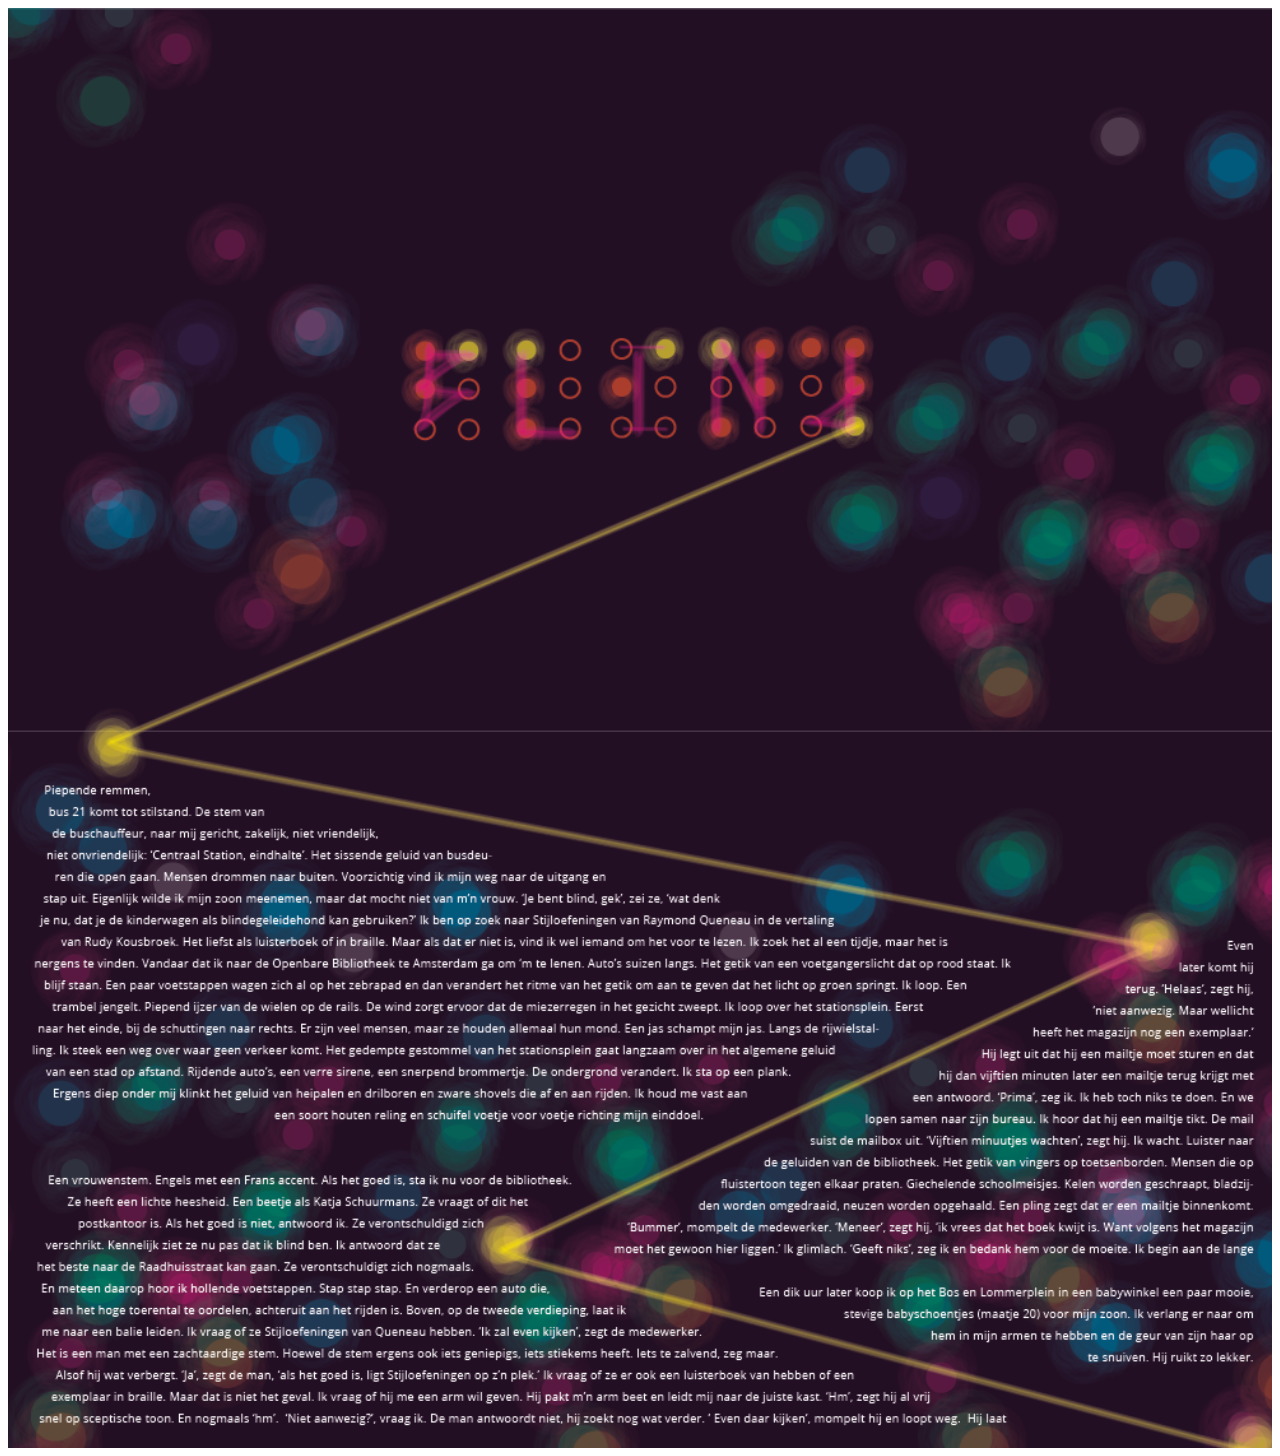
<file: opdracht 1- opnieuw/verhaalblind.html>
<!DOCTYPE html>
<html lang="en">
<head>
    <meta charset="UTF-8">
    <title>Verhaaldroom</title>
     <link rel="stylesheet" href="font-awesome-4.7.0/css/font-awesome.min.css">
    <link rel="stylesheet" type="text/css" href="stylesheet/verhalen.css">
    <meta name="viewport" content="witdth=device-width, initial-scale=1.0">
</head>
<body>
   <main>
    <img src="image/mobiel-1.png"> 
    <img src="image/mobiel-2.png">
    <img src="image/mobiel-3.png"> 
   </main>
</body>
</html>
</file>
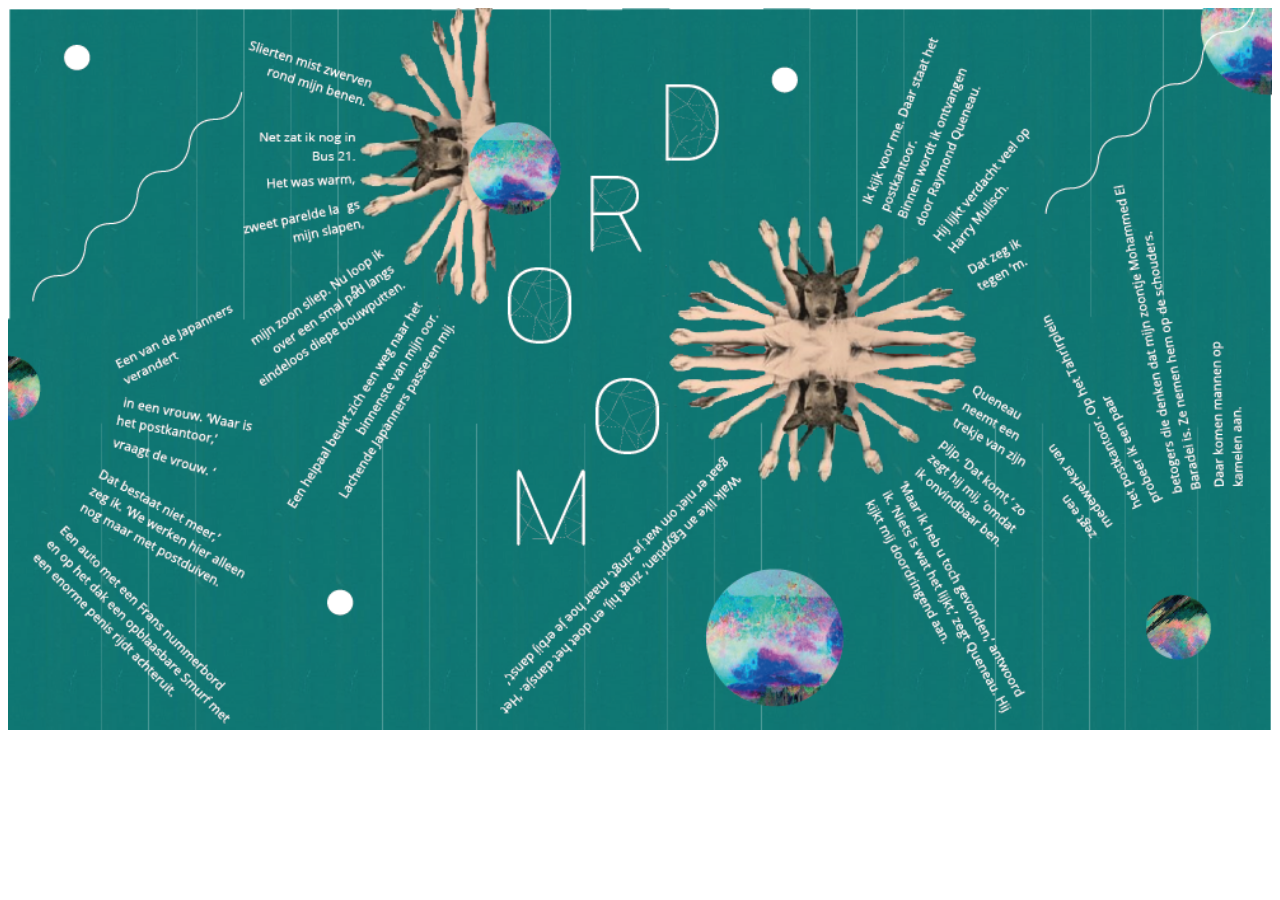
<file: opdracht 1- opnieuw/verhaaldroom1.html>
<!DOCTYPE html>
<html lang="en">
<head>
    <meta charset="UTF-8">
    <title>Verhaaldroom</title>
    <link rel="stylesheet" type="text/css" href="stylesheet/verhalen.css">
    <meta name="viewport" content="witdth=device-width, initial-scale=1.0">
</head>
<body>
   <main>
    <img src="image/moobiel-01.png"> 
    <img src="image/moobiel-02.png">
    <img src="image/moobiel-03.png"> 
   </main>
</body>
</html>
</file>
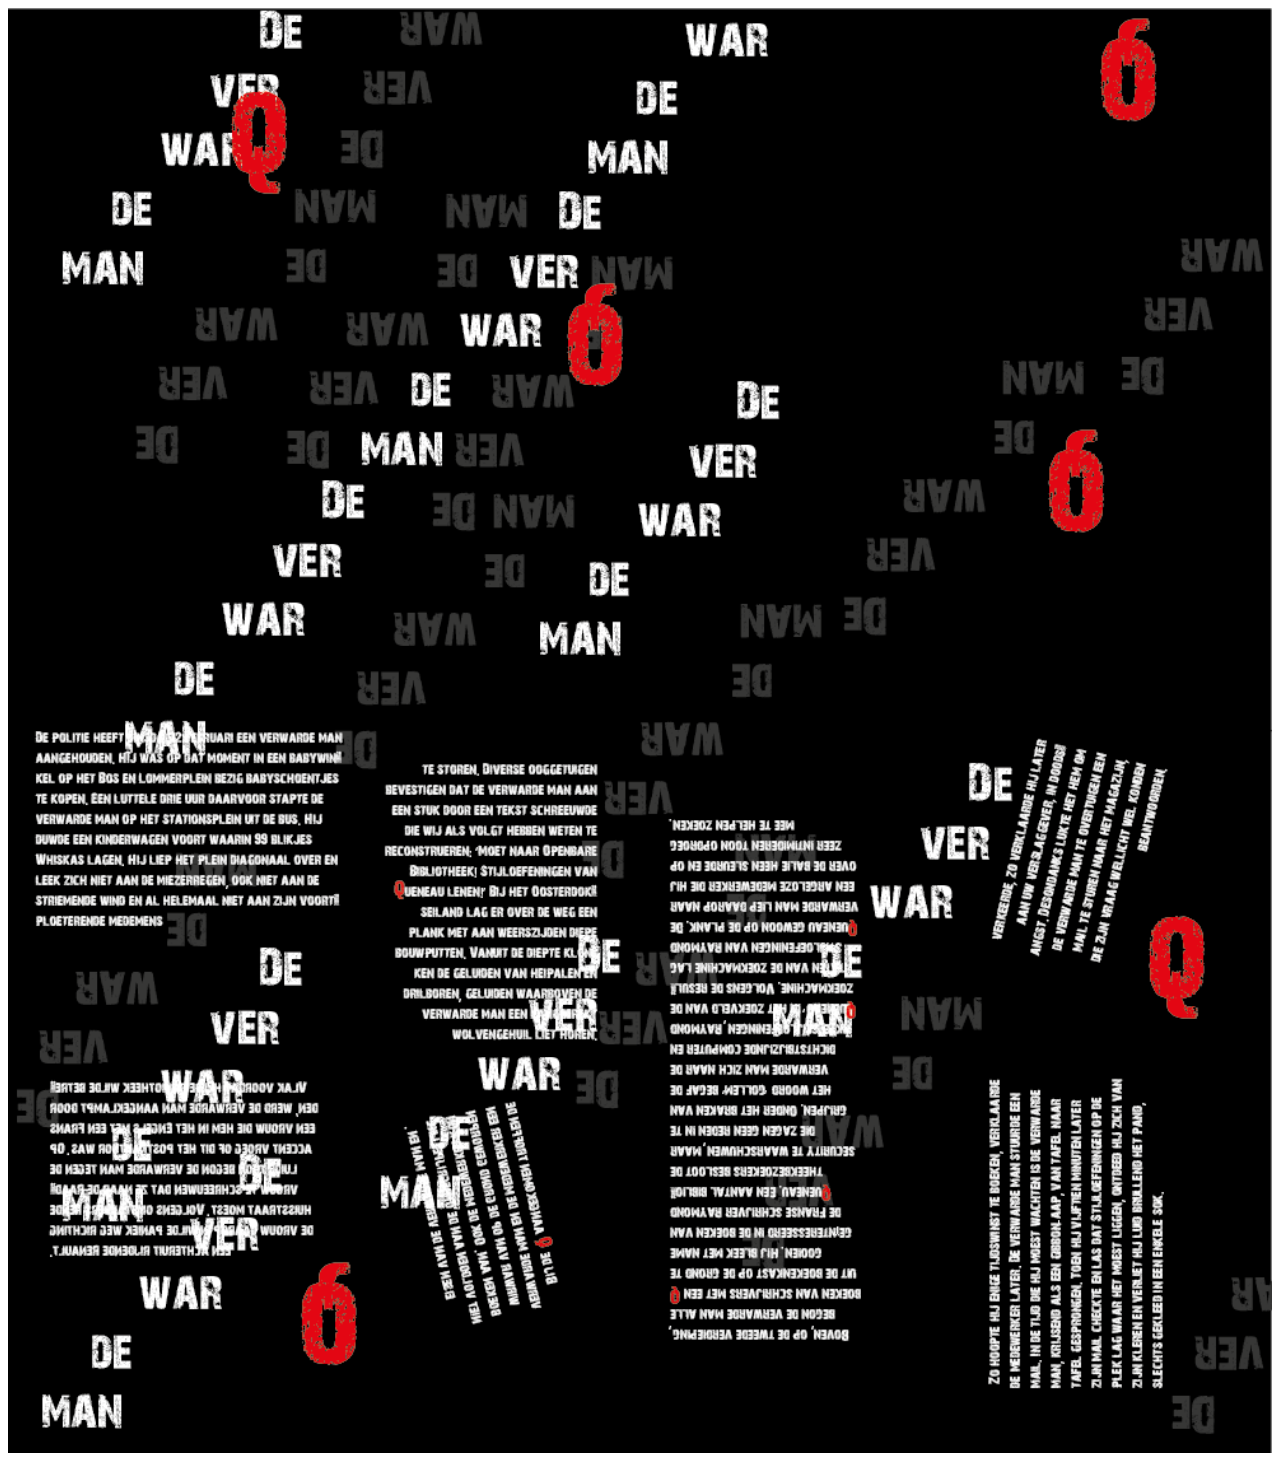
<file: opdracht 1- opnieuw/verhaalverward.html>
<!DOCTYPE html>
<html lang="en">
<head>
    <meta charset="UTF-8">
    <title>Verhaaldroom</title>
     <link rel="stylesheet" href="font-awesome-4.7.0/css/font-awesome.min.css">
    <link rel="stylesheet" type="text/css" href="stylesheet/verhalen.css">
    <meta name="viewport" content="witdth=device-width, initial-scale=1.0">
</head>
<body>
   <main>
    <img src="image/mobiel-01.png"> 
    <img src="image/mobiel-02.png">
    <img src="image/mobiel-03.png"> 
   </main>
</body>
</html>
</file>
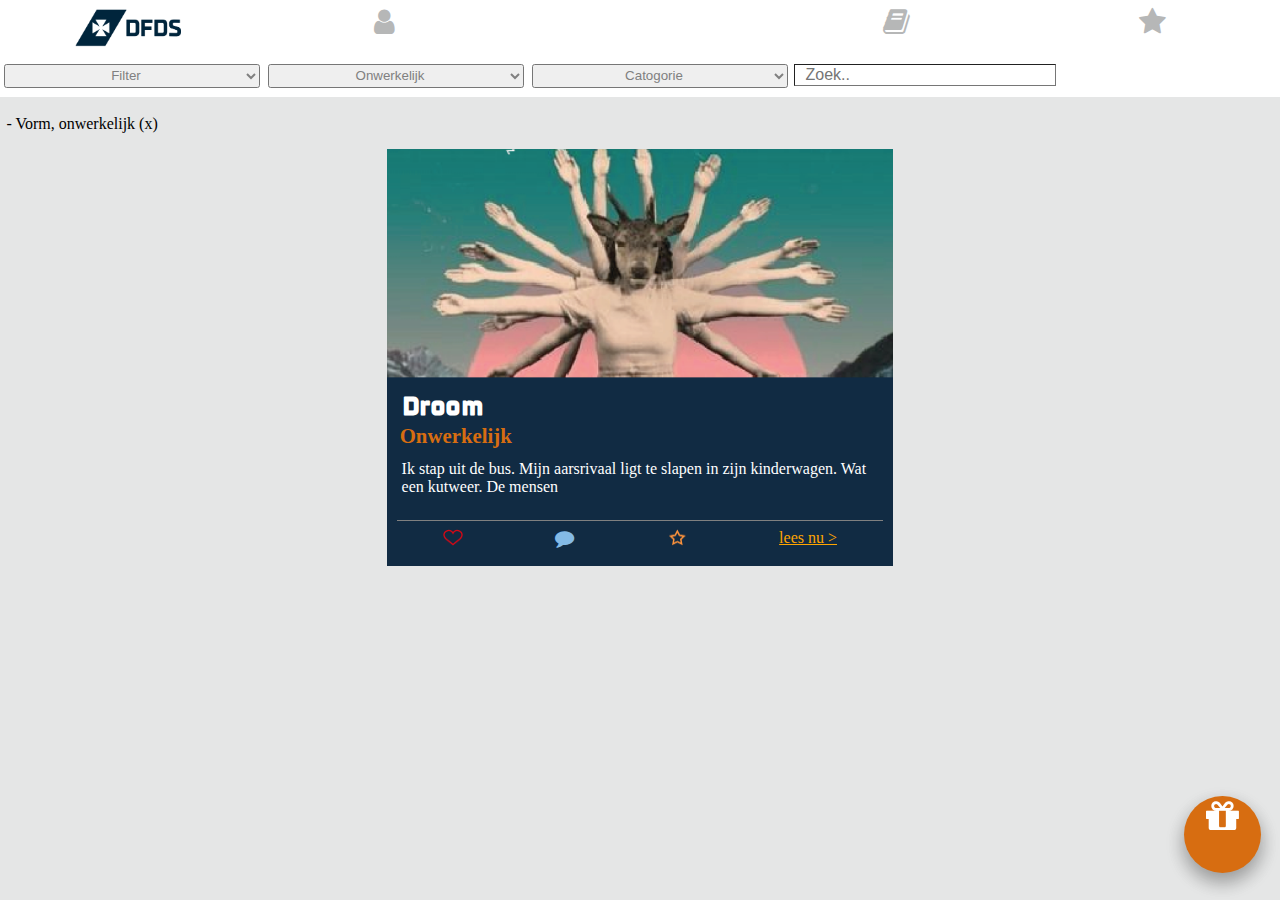
<file: opdracht 1- opnieuw/vorm-optie.html>
<!DOCTYPE html>
<html lang="NL">

<head>
    <meta charset="UTF-8">
    <title>Document</title>
    <link rel="stylesheet" href="font-awesome-4.7.0/css/font-awesome.min.css">
    <link rel="stylesheet" type="text/css" href="stylesheet/style1.css">
    <meta name="viewport" content="witdth=device-width, initial-scale=1.0">
</head>

<body>
    <header>
        <nav>
            <ul>
                <li><img src="image/Dfds_2015_logo.svg.png" alt="dfds"></li>
                <li><a href="#" id="loginform"><i class="fa fa-user" aria-hidden="true"></i></a>
                    <section class="login">
                        <form>
                            <fieldset id="inputs">
                                <label>Uw account naam</label>
                                <input id="username" type="email" name="Email" required>
                                <label>Uw wachtwoord</label>
                                <input id="password" type="password" name="Password" required>
                            </fieldset>
                            <fieldset id="actions">
                                <input type="submit" id="submit" value="Log in">
                                <label>
                                    <input type="checkbox" checked="checked">Hou me ingelogd</label>
                            </fieldset>
                        </form>

                    </section>
                </li>
                <li>
                    <li><a href="index.html"><i class="fa fa-book" aria-hidden="true"></i></a></li>
                <li><a href="favoriten.html"><i class="fa fa-star" aria-hidden="true"></i></a></li>
            </ul>
        </nav>
        <form>
            <select>
                <optgroup label="Filter">
                    <option value="filter"> Filter </option>
                    <option> A - Z </option>
                    <option> Z - A </option>
                    <option> Oud - Nieuw </option>
                    <option> Nieuw - Oud </option>
                </optgroup>
            </select>
            <select>
                <optgroup label="Vorm">
                    <option> Onwerkelijk </option>
                    <option> Onwerkelijk </option>
                    <option> Verloren </option>
                    <option> Vertrouwen </option>
                </optgroup>
            </select>
            <select>
                <optgroup label="Catogorie">
                    <option> Catogorie </option>
                    <option> Meeste like’s </option>
                    <option> Meeste comments </option>
                    <option> Niet gelezen </option>
                </optgroup>
            </select>
            <input type="text" name="zoek" placeholder="  Zoek..">
        </form>
    </header>
    <main>
        <p> - Vorm, onwerkelijk (x)</p>
       <section>
            <article>
                <header>
                    <img src="image/stok1.png" alt="stok">
                    <h2>Droom</h2>
                    <h3>Onwerkelijk</h3>
                    <p>Ik stap uit de bus. Mijn aarsrivaal ligt te slapen in zijn kinderwagen. Wat een kutweer. De mensen </p>
                </header>
                <footer>
                    <ul>
                        <li>
                            <div>
                                <img src="image/heart-stoke.png" alt="">
                                <img src="image/heart-full.svg" alt="">
                            </div>
                        </li>
                        <li>
                            <i class="fa fa-comment" aria-hidden="true"></i>
                        </li>
                        <li>
                            <div>
                                <img src="image/star-stroke.png" alt="">
                                <img src="image/star-full.svg" alt="">
                            </div>
                        </li>
                        <li> <a href="verhaaldroom1.html">lees nu ></a></li>
                    </ul>
                </footer>
            </article>
          </section>  
    </main>
    <aside>
        <section>
            <footer class="dancer">
                <button> <i class="fa fa-gift" aria-hidden="true"></i></button>
            </footer>
        </section>
    </aside>
    <script src="js/login.js"></script>
</body>

</html>
</file>
<file: opdracht 1- opnieuw/stylesheet/style1.css>
/* header */
        
        @font-face {
            font-family: dfds;
            src: url("../font/dfds-bold.woff");
        }
        
        @font-face {
            font-family: dfds-light;
            src: url("../font/dfds-light.woff");
        }
        
/*        verhalen*/
        

        body {
            background-color: #E5E6E6;
            margin: 0;
            padding-top: 5.2em;
            padding-bottom: 6.4em;
        }
        
        body > header {
            position: fixed;
            top: 0;
            width: 100%;
            background-color: white;
        }
        
        .desktop {
            display: none;
            font-family: dfds;
            font-size: 1.2em;
            color: #112B43;
        }
        
        header li i.fa.fa-star {
            color: #B6B7B7;
        }
        
        header li i.fa.fa-star:hover {
            color: gray;
        }
        
        header li {
            font-family: "Segoe ui";
            font-size: 1.2em;
            display: inline-block;
            border-color: white;
            background-color: white;
            width: 25%;
            text-align: center;
            padding-top: 0.2em;
        }
        
        li i {
            border-radius: 0.1em;
            color: #B6B7B7;
        }
        
        i:hover {
            color: gray;
        }
        
        li img {
            max-width: 3.8em;
            padding: 0;
            margin: 0;
        }
        
        header li:hover {
            text-decoration: underline;
        }
        
        ul {
            display: flex;
            padding: 0;
            margin: 0;
        }
        
        .Myhra{
            font-size: 0.8em;
            padding-top: 1em;
        }


        form input {
            width: 20%;
            font-size: 1em;
            border-width: 0.1em;
            margin: 0.4em;
        }
        
        form select {
            color: gray;
            flex-direction: row;
            width: 21%;
            margin-left: 0.4em;
            text-align: center;
            border-radius: 0.2em;
            height: 1.8em;
        }
        
        input[type=text] {
            background-color: white;
        }
        
        input[type=text] {
            -webkit-transition: width 0.4s ease-in-out;
            transition: width 0.4s ease-in-out;
        }
        
        input[type=text]:focus {
            width: 95%;
        }
        
        option {
            justify-content: space-between;
        }
        
        div {
            display: none;
        }
        
        div img {
            width: 100%;
            height: 8em;
            margin: 0;
        }
        
        div h1 {
            font-family: dfds;
            letter-spacing: 0.05em;
            font-size: 1.5em;
            margin-top: 0.3em;
            margin-bottom: 0;
            margin-top: 0;
            background-color: #D76D11;
            padding-left: 0.3em;
            padding-bottom: 0.1em;
            padding-top: 0.1em;
            color: white;
            width: 10em;
        }
        
        div button {
            background-color: #D76D11;
            border: none;
            color: white;
            padding: 0.4em 0.8em;
            text-align: center;
            text-decoration: none;
            display: inline-block;
            font-size: 1.2em;
            box-shadow: 0 0.45em 1em 0 rgba(0, 0, 0, 0.2), 0 0.45em 1em 0 rgba(0, 0, 0, 0.19);
            margin: 0.5em;
            margin: 0 auto;
        }
        /*beweeg*/
        
        footer.dancer {
            transition: all 1s;
        }
        
        footer.dancing {
            transform: scale(2) rotate(-360deg);
        }
        /*main*/
        
        main section {
            margin: 0.8em;
        }
        
        main section:nth-of-type(1) article {
            background-color: #112B43;
        }
        
        main section:nth-of-type(1) p {
            color: white;
        }
        
        main section:nth-of-type(1) footer {
            color: white;
            margin-top: auto;
            border-top-color: gray;
        }

    
        
        main article {
            background-color: white;
            margin-left: 0.4em;
            margin-right: 0.4em;
            margin-bottom: 1.5em;
            display: flex;
            flex-direction: column;
        }
        
        main h1 {
            font-family: dfds;
            letter-spacing: 0.05em;
            font-size: 1.6em;
            margin-top: 0.3em;
            margin-bottom: 0;
            padding-left: 0.6em;
            padding-bottom: 0.1em;
            color: white;
        }
        
        article h3 {
            font-family: "Segoe ui";
            font-size: 1.3em;
            margin: 0;
            padding-left: 0.6em;
            color: #D76D11;
        }
        
        main article h2 {
            font-family: dfds;
            letter-spacing: 0.05em;
            font-size: 1.6em;
            margin-top: 0.3em;
            margin-bottom: 0;
            background-color: #112B43;
            padding-left: 0.6em;
            padding-bottom: 0.1em;
            color: white;
            width: 57%;
        }
        
        main > h2{
            font-family: dfds;
            font-size: 1.5em;
            text-align: center;
            color: #112B43;
            
        }


        article a {
            color: orange;
        }


        main p {
            font-family: "Segoe ui";
            font-size: 1em;
            text-align: inherit;
            margin-top: 0.2em;
            margin-bottom: 1em;
            ;
            margin-left: 0.4em;
            margin-right: 0.4em;
        }
        
        article img {
            width: 100%;
        }
        
        article p {
            padding-bottom: 0.5em;
        }
        
        article p {
            padding: 0.5em;
        }
        
        li button {
            align-items: flex-end;
            background-color: #84BAE5;
            border: none;
            color: white;
            padding: 0.4em 0.8em;
            text-align: center;
            text-decoration: none;
            display: inline-block;
            font-size: 1em;
            box-shadow: 0 0.45em 1em 0 rgba(0, 0, 0, 0.2), 0 0.45em 1em 0 rgba(0, 0, 0, 0.19);
            margin-bottom: 0.5em;
        }
        
        article footer {
            display: flex;
            margin-top: auto;
            border-top-width: 1px;
            border-top-style: solid;
            border-top-color: gray;
            padding-top: .5em;
            margin: 0 .6em 0 .6em;
        }
        
        footer ul {
            display: flex;
            justify-content: space-around;
            width: 100%;
            margin-bottom: 1em;
        }

        footer ul li:nth-of-type(1) div,
        footer ul li:nth-of-type(3) div{
            width: 20px;
            height: 20px;
            position: relative;
            display: inline-block;
        }
        footer ul li:nth-of-type(1) div img,
        footer ul li:nth-of-type(3) div img{
            width: 100%;
            height: auto;
        }

        footer ul li:nth-of-type(1) div img:last-child,
        footer ul li:nth-of-type(3) div img:last-child{
            position: absolute;
            top: 0;
            left: 0;
            width: 100%;
            height: auto;
            transition: transform 0.3s ease;
            transform-origin: center;
            transform: scale(0);
        }
        footer ul li:nth-of-type(1) div.active img:last-child,
        footer ul li:nth-of-type(3) div.active img:last-child{
            transform: scale(1);
        }

        
            



/*
        .fa-heart {
            color: #C62828;
            font-size: 1.2em;
        }
*/
        
        .fa-comment {
            color: #84BAE5;
            font-size: 1.2em;
        }
        
/*
        .fa-star {
            color: gold;
            font-size: 1.2em;
        }
*/
        
        footer li {
            list-style-type: none;
            font-family: "Segoe ui";
            font-size: 1em;
        }

    
        /* aside */
        
        aside {
            position: fixed;
            bottom: 0;
            width: 100%;
            height: 6.5em;
            display: flex;
            justify-content: flex-end;
        }
        
        aside section {
            position: relative;
            height: 100%;
        }
        
        .fa-gift {
            font-size: 2em;
            text-align: center;
        }
        
        aside button {
            width: 4em;
            height: 4em;
            background-color: #D76D11;
            border: none;
            color: white;
            justify-content: center;
            text-decoration: none;
            display: flex;
            font-size: 1.2em;
            box-shadow: 0 0.45em 1em 0 rgba(0, 0, 0, 0.2), 0 0.45em 1em 0 rgba(0, 0, 0, 0.19);
            margin-right: 1em;
            border-radius: 50%;
        }
        /*    login: */
        
        header nav form {
            overflow: hidden;
            background-color: #FFFFFF;
        }
        
        header nav form input {
            width: 90%;
            height: 2em;
            font-size: 1em;
            padding-left: 0.3em;
        }
        
        header nav fieldset {
            background-color: #FFFFFF;
        }
        
        .login {
            position: absolute;
            display: none;
            opacity: 0;
            transition: opacity 0.3s ease;
        }
        
        .login.open {
            opacity: 1;
            z-index: 999;
            display: block;
            width: 260%;
            max-width: 10em;
        }
        
        #registreren {
            text-align: center;
        }
        
        #registreren label {
            display: flex;
        }
        
        #registreren input {
            width: 100%;
            margin-bottom: 0.5em;
        }
        
        #adres {
            width: 100%;
        }
        
        nav form {
            background-color: white;
            font-family: "Segoe ui";
            font-size: 0.8em;
        }
        
        main form input {
            width: 90%;
            height: 2em;
            font-size: 1em;
        }
        
        main form {
            font-family: "Segoe ui";
            background-color: white;
        }
        
        body {
            background-color: #E5E6E6;
        }
        /*     media quarie */
        
        @media screen and (min-width: 23em) {
            body {
                padding-top: 5.3em;
            }
        }
        
        @media screen and (min-width: 28em) {
            form input {
                width: 30%;
                margin-left: 1em;
            }
            form select {
                width: 20%;
                margin-left: 0.3em;
            }
            form {
                margin-bottom: 0.3em;
            }
            body {
                padding-top: 5em;
            }
            form input {
                margin-left: 0.1em;
            }
            input[type=text]:focus {
                width: 30%;
            }
            article{
                min-width: 12em;
            
            }
            
            
        @media screen and (min-width: 33em) {
                body {
                    padding-top: 6em
                }
                main section {
                    display: flex;
                    flex-wrap: wrap;
                    margin: 0.5em;
                }
                article {
                    width: 45%;
                }
            }
            @media screen and (min-width: 49em) {
                div {
                    display: block;
                }
                body {
                    padding-top: 7em;
                }
                form {
                    justify-content: center;
                }
                header li {
                    color: #112B43;
                    border-color: #112B43;
                    background-color: white;
                    padding: 0.6em;
                    width: 25%;
                    text-align: center;
                }
/*
                a {
                    background-color: #112B43;
*/
                }
                main section {
                    display: flex;
                    flex-wrap: wrap;
                    justify-content: center;
                    margin: 0.5em;
                }
                article {
                    width: 40%;
                 
                }
                header li {
                    font-size: 1.8em;
                    padding: 0em;
                    margin-top: 0.2em;
                }
/*
                header nav a {
                    background-color: #FFFFFF;
*/
                }
                header nav form input {
                    height: 1.4em;
                }
                nav form {
                    font-size: 0.5em;
                }
                form input {
                    width: 20%;
                }
                input[type=text] {
                    background-color: white;
                    background-position: 10px 10px;
                    background-repeat: no-repeat;
                }
                input[type=text] {
                    -webkit-transition: width 0.4s ease-in-out;
                    transition: width 0.4s ease-in-out;
                }
                input[type=text]:focus {
                    width: 35%;
                }
            }
</file>
<file: opdracht 1- opnieuw/stylesheet/verhalen.css>
img{
    display: none;
    margin: auto 0;
    width: 100%;

}
main img:nth-of-type(1){
    display: block;

}
        
@media screen and (min-width: 23em) {
    main img:nth-of-type(2){
        display: block;}
    main img:nth-of-type(1){
    display: none;

}
    
@media screen and (min-width: 49em) {
    main img:nth-of-type(3){
        display: block;}
    main img:nth-of-type(2){
    display: none;

}
</file>
